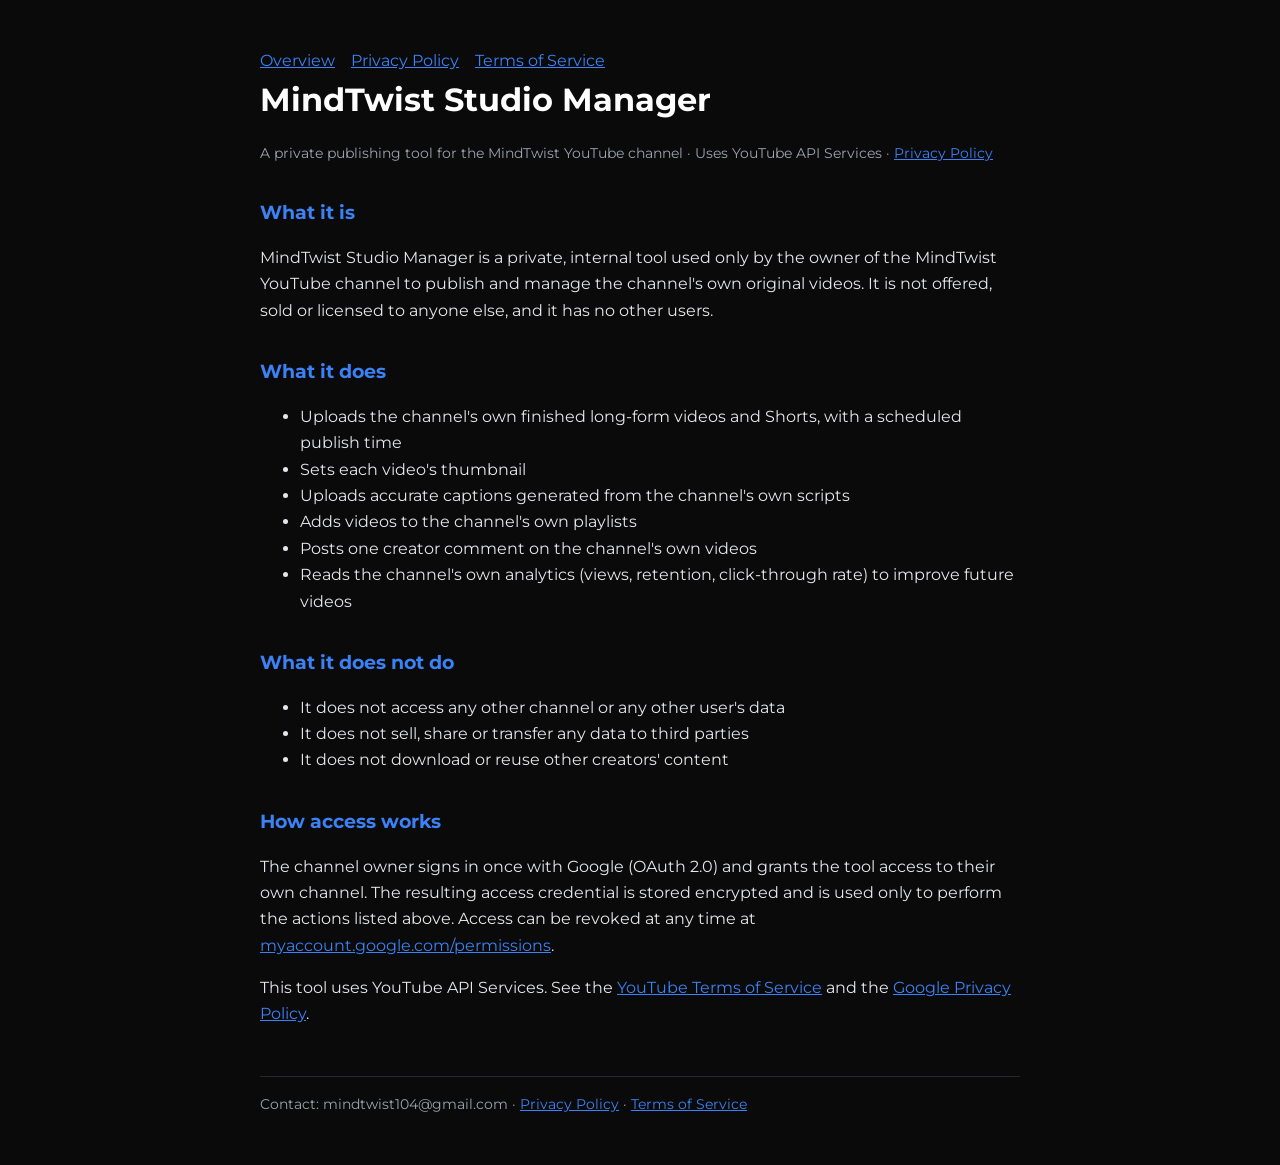
<file: index.html>
<!DOCTYPE html>
<html lang="en"><head><meta charset="utf-8"><meta name="viewport" content="width=device-width,initial-scale=1">
<title>MindTwist Studio Manager</title>
<link href="https://fonts.googleapis.com/css2?family=Montserrat:wght@400;700&display=swap" rel="stylesheet">
<link rel="stylesheet" href="style.css"></head>
<body><main>
<nav><a href="index.html">Overview</a><a href="privacy.html">Privacy Policy</a><a href="terms.html">Terms of Service</a></nav>
<h1>MindTwist Studio Manager</h1>
<p class="muted">A private publishing tool for the MindTwist YouTube channel · Uses YouTube API Services · <a href="privacy.html">Privacy Policy</a></p>

<h2>What it is</h2>
<p>MindTwist Studio Manager is a private, internal tool used only by the owner of the MindTwist YouTube channel to publish and manage the channel's own original videos. It is not offered, sold or licensed to anyone else, and it has no other users.</p>

<h2>What it does</h2>
<ul>
<li>Uploads the channel's own finished long-form videos and Shorts, with a scheduled publish time</li>
<li>Sets each video's thumbnail</li>
<li>Uploads accurate captions generated from the channel's own scripts</li>
<li>Adds videos to the channel's own playlists</li>
<li>Posts one creator comment on the channel's own videos</li>
<li>Reads the channel's own analytics (views, retention, click-through rate) to improve future videos</li>
</ul>

<h2>What it does not do</h2>
<ul>
<li>It does not access any other channel or any other user's data</li>
<li>It does not sell, share or transfer any data to third parties</li>
<li>It does not download or reuse other creators' content</li>
</ul>

<h2>How access works</h2>
<p>The channel owner signs in once with Google (OAuth 2.0) and grants the tool access to their own channel. The resulting access credential is stored encrypted and is used only to perform the actions listed above. Access can be revoked at any time at <a href="https://myaccount.google.com/permissions">myaccount.google.com/permissions</a>.</p>

<p>This tool uses YouTube API Services. See the <a href="https://www.youtube.com/t/terms">YouTube Terms of Service</a> and the <a href="https://policies.google.com/privacy">Google Privacy Policy</a>.</p>

<footer class="muted">Contact: mindtwist104@gmail.com · <a href="privacy.html">Privacy Policy</a> · <a href="terms.html">Terms of Service</a></footer>
</main></body></html>
</file>
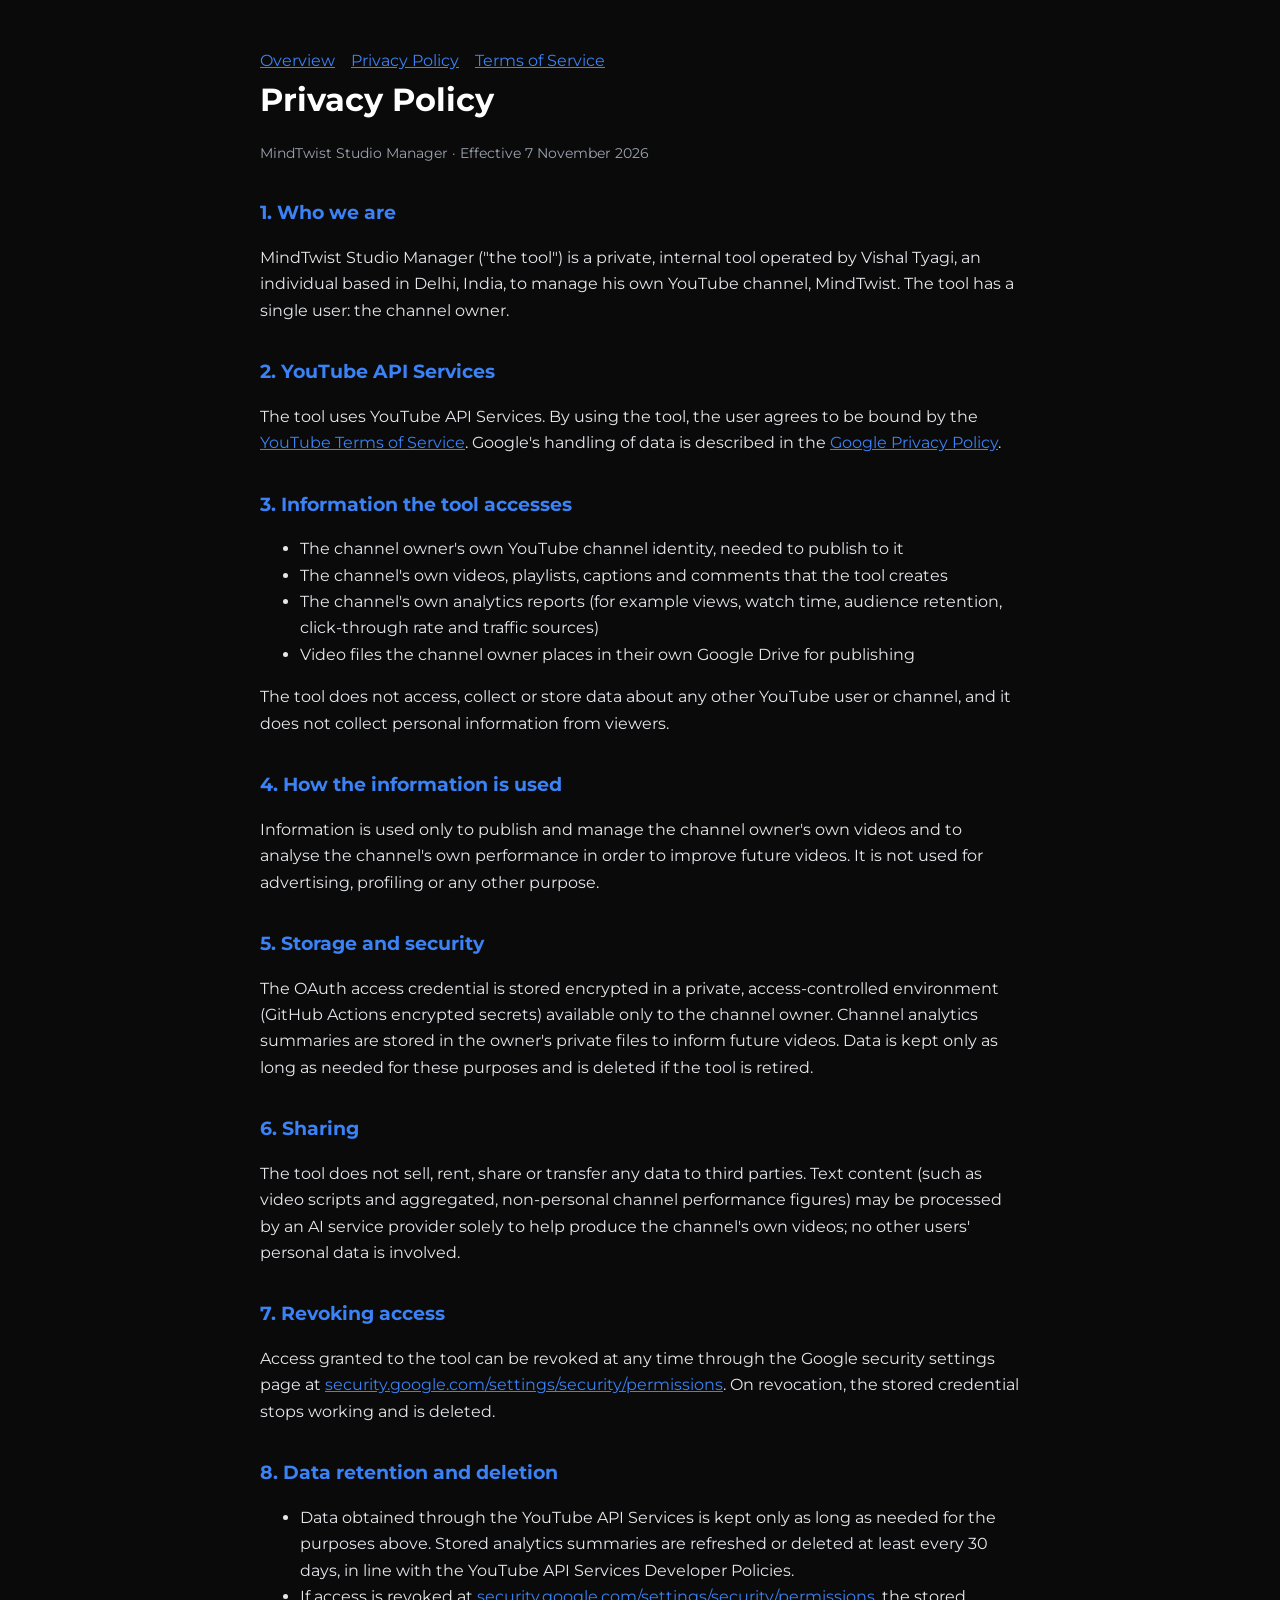
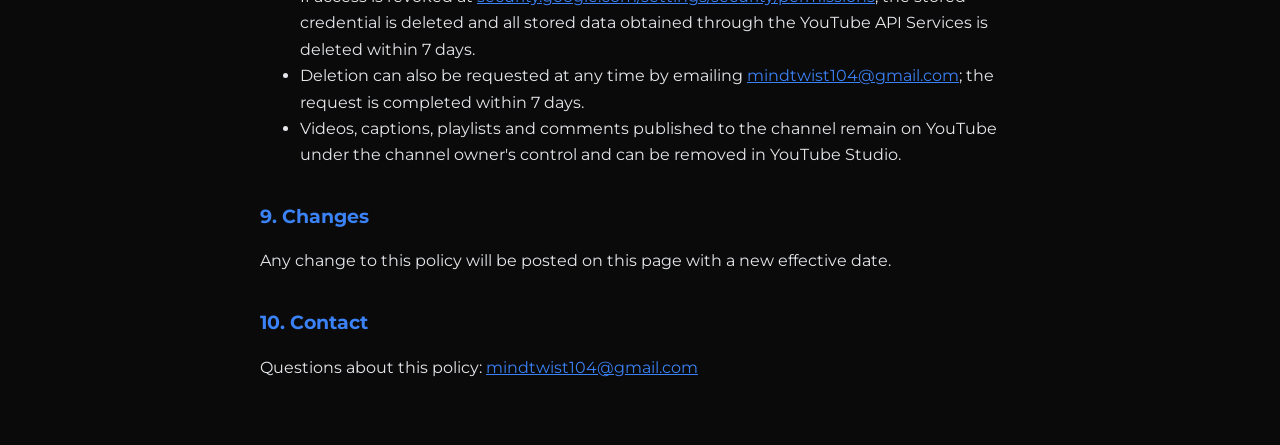
<file: privacy.html>
<!DOCTYPE html>
<html lang="en"><head><meta charset="utf-8"><meta name="viewport" content="width=device-width,initial-scale=1">
<title>Privacy Policy — MindTwist Studio Manager</title>
<link href="https://fonts.googleapis.com/css2?family=Montserrat:wght@400;700&display=swap" rel="stylesheet">
<link rel="stylesheet" href="style.css"></head>
<body><main>
<nav><a href="index.html">Overview</a><a href="privacy.html">Privacy Policy</a><a href="terms.html">Terms of Service</a></nav>
<h1>Privacy Policy</h1>
<p class="muted">MindTwist Studio Manager · Effective 7 November 2026</p>

<h2>1. Who we are</h2>
<p>MindTwist Studio Manager ("the tool") is a private, internal tool operated by Vishal Tyagi, an individual based in Delhi, India, to manage his own YouTube channel, MindTwist. The tool has a single user: the channel owner.</p>

<h2>2. YouTube API Services</h2>
<p>The tool uses YouTube API Services. By using the tool, the user agrees to be bound by the <a href="https://www.youtube.com/t/terms">YouTube Terms of Service</a>. Google's handling of data is described in the <a href="https://policies.google.com/privacy">Google Privacy Policy</a>.</p>

<h2>3. Information the tool accesses</h2>
<ul>
<li>The channel owner's own YouTube channel identity, needed to publish to it</li>
<li>The channel's own videos, playlists, captions and comments that the tool creates</li>
<li>The channel's own analytics reports (for example views, watch time, audience retention, click-through rate and traffic sources)</li>
<li>Video files the channel owner places in their own Google Drive for publishing</li>
</ul>
<p>The tool does not access, collect or store data about any other YouTube user or channel, and it does not collect personal information from viewers.</p>

<h2>4. How the information is used</h2>
<p>Information is used only to publish and manage the channel owner's own videos and to analyse the channel's own performance in order to improve future videos. It is not used for advertising, profiling or any other purpose.</p>

<h2>5. Storage and security</h2>
<p>The OAuth access credential is stored encrypted in a private, access-controlled environment (GitHub Actions encrypted secrets) available only to the channel owner. Channel analytics summaries are stored in the owner's private files to inform future videos. Data is kept only as long as needed for these purposes and is deleted if the tool is retired.</p>

<h2>6. Sharing</h2>
<p>The tool does not sell, rent, share or transfer any data to third parties. Text content (such as video scripts and aggregated, non-personal channel performance figures) may be processed by an AI service provider solely to help produce the channel's own videos; no other users' personal data is involved.</p>

<h2>7. Revoking access</h2>
<p>Access granted to the tool can be revoked at any time through the Google security settings page at <a href="https://security.google.com/settings/security/permissions">security.google.com/settings/security/permissions</a>. On revocation, the stored credential stops working and is deleted.</p>

<h2>8. Data retention and deletion</h2>
<ul>
<li>Data obtained through the YouTube API Services is kept only as long as needed for the purposes above. Stored analytics summaries are refreshed or deleted at least every 30 days, in line with the YouTube API Services Developer Policies.</li>
<li>If access is revoked at <a href="https://security.google.com/settings/security/permissions">security.google.com/settings/security/permissions</a>, the stored credential is deleted and all stored data obtained through the YouTube API Services is deleted within 7 days.</li>
<li>Deletion can also be requested at any time by emailing <a href="mailto:mindtwist104@gmail.com">mindtwist104@gmail.com</a>; the request is completed within 7 days.</li>
<li>Videos, captions, playlists and comments published to the channel remain on YouTube under the channel owner's control and can be removed in YouTube Studio.</li>
</ul>

<h2>9. Changes</h2>
<p>Any change to this policy will be posted on this page with a new effective date.</p>

<h2>10. Contact</h2>
<p>Questions about this policy: <a href="mailto:mindtwist104@gmail.com">mindtwist104@gmail.com</a></p>
</main></body></html>
</file>
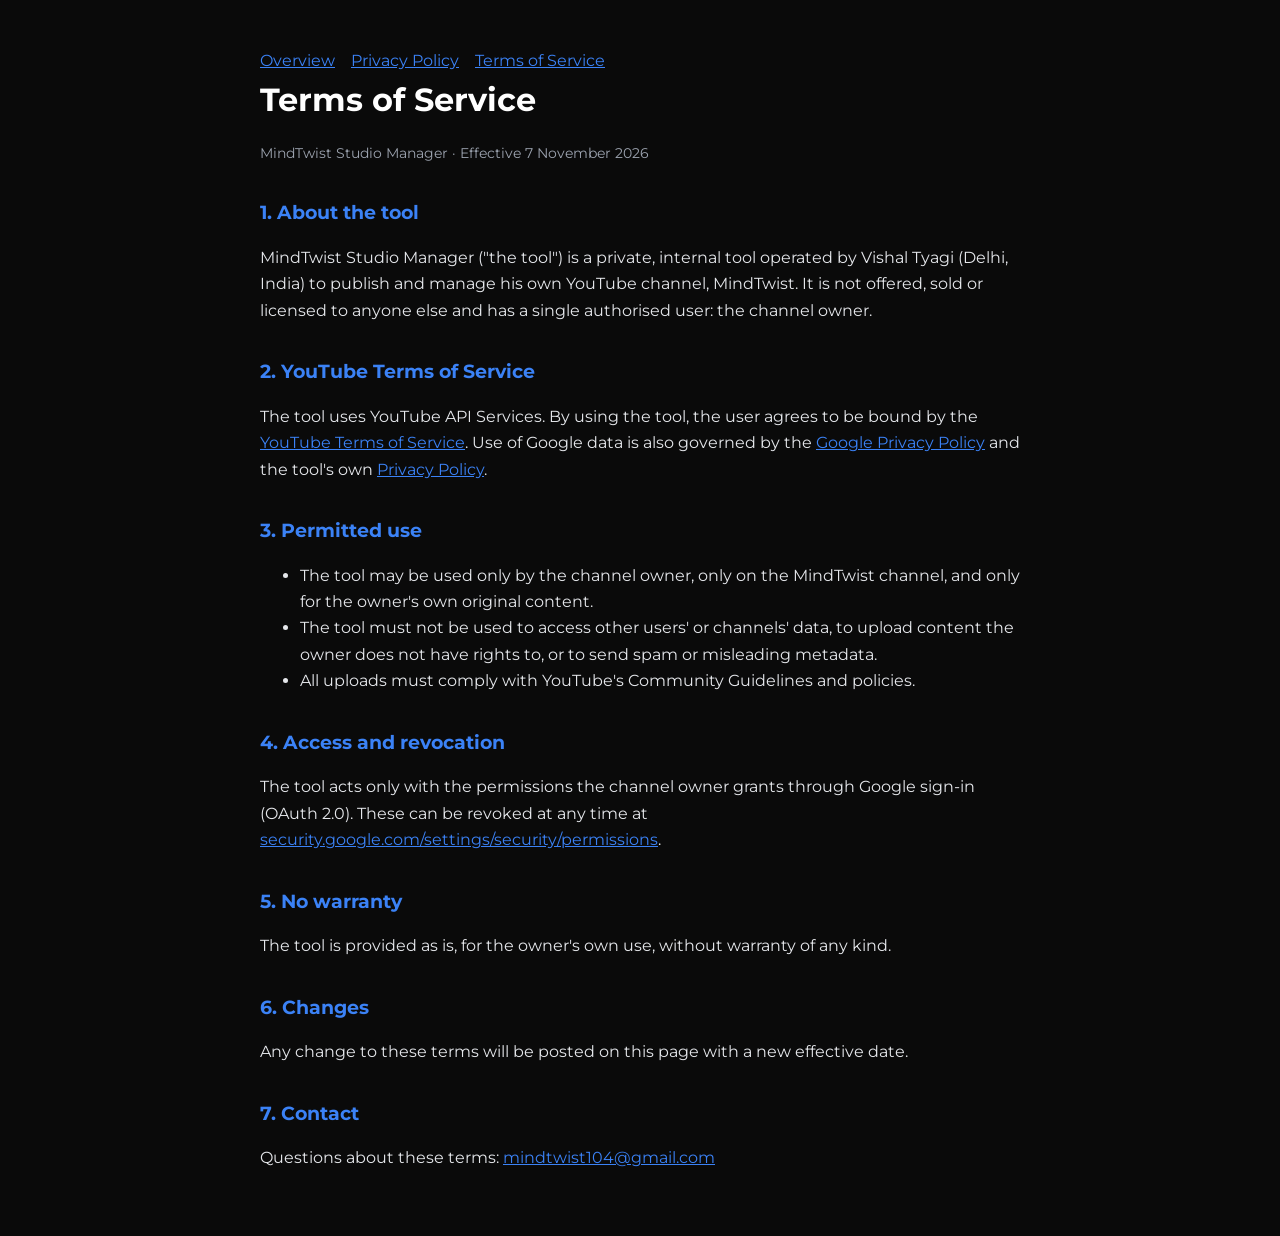
<file: terms.html>
<!DOCTYPE html>
<html lang="en"><head><meta charset="utf-8"><meta name="viewport" content="width=device-width,initial-scale=1">
<title>Terms of Service — MindTwist Studio Manager</title>
<link href="https://fonts.googleapis.com/css2?family=Montserrat:wght@400;700&display=swap" rel="stylesheet">
<link rel="stylesheet" href="style.css"></head>
<body><main>
<nav><a href="index.html">Overview</a><a href="privacy.html">Privacy Policy</a><a href="terms.html">Terms of Service</a></nav>
<h1>Terms of Service</h1>
<p class="muted">MindTwist Studio Manager · Effective 7 November 2026</p>

<h2>1. About the tool</h2>
<p>MindTwist Studio Manager ("the tool") is a private, internal tool operated by Vishal Tyagi (Delhi, India) to publish and manage his own YouTube channel, MindTwist. It is not offered, sold or licensed to anyone else and has a single authorised user: the channel owner.</p>

<h2>2. YouTube Terms of Service</h2>
<p>The tool uses YouTube API Services. By using the tool, the user agrees to be bound by the <a href="https://www.youtube.com/t/terms">YouTube Terms of Service</a>. Use of Google data is also governed by the <a href="https://policies.google.com/privacy">Google Privacy Policy</a> and the tool's own <a href="privacy.html">Privacy Policy</a>.</p>

<h2>3. Permitted use</h2>
<ul>
<li>The tool may be used only by the channel owner, only on the MindTwist channel, and only for the owner's own original content.</li>
<li>The tool must not be used to access other users' or channels' data, to upload content the owner does not have rights to, or to send spam or misleading metadata.</li>
<li>All uploads must comply with YouTube's Community Guidelines and policies.</li>
</ul>

<h2>4. Access and revocation</h2>
<p>The tool acts only with the permissions the channel owner grants through Google sign-in (OAuth 2.0). These can be revoked at any time at <a href="https://security.google.com/settings/security/permissions">security.google.com/settings/security/permissions</a>.</p>

<h2>5. No warranty</h2>
<p>The tool is provided as is, for the owner's own use, without warranty of any kind.</p>

<h2>6. Changes</h2>
<p>Any change to these terms will be posted on this page with a new effective date.</p>

<h2>7. Contact</h2>
<p>Questions about these terms: <a href="mailto:mindtwist104@gmail.com">mindtwist104@gmail.com</a></p>
</main></body></html>
</file>
<file: style.css>
body{margin:0;background:#0A0A0A;color:#FFFFFF;font-family:Montserrat,Arial,sans-serif;line-height:1.65}
main{max-width:760px;margin:0 auto;padding:48px 24px}
h1{font-size:2rem;margin:0 0 8px}h2{color:#3B82F6;font-size:1.2rem;margin-top:32px}
a{color:#3B82F6}p,li{color:#E5E7EB}.muted{color:#9CA3AF;font-size:.9rem}
nav a{margin-right:16px}footer{margin-top:48px;border-top:1px solid #1F2937;padding-top:16px}
</file>
